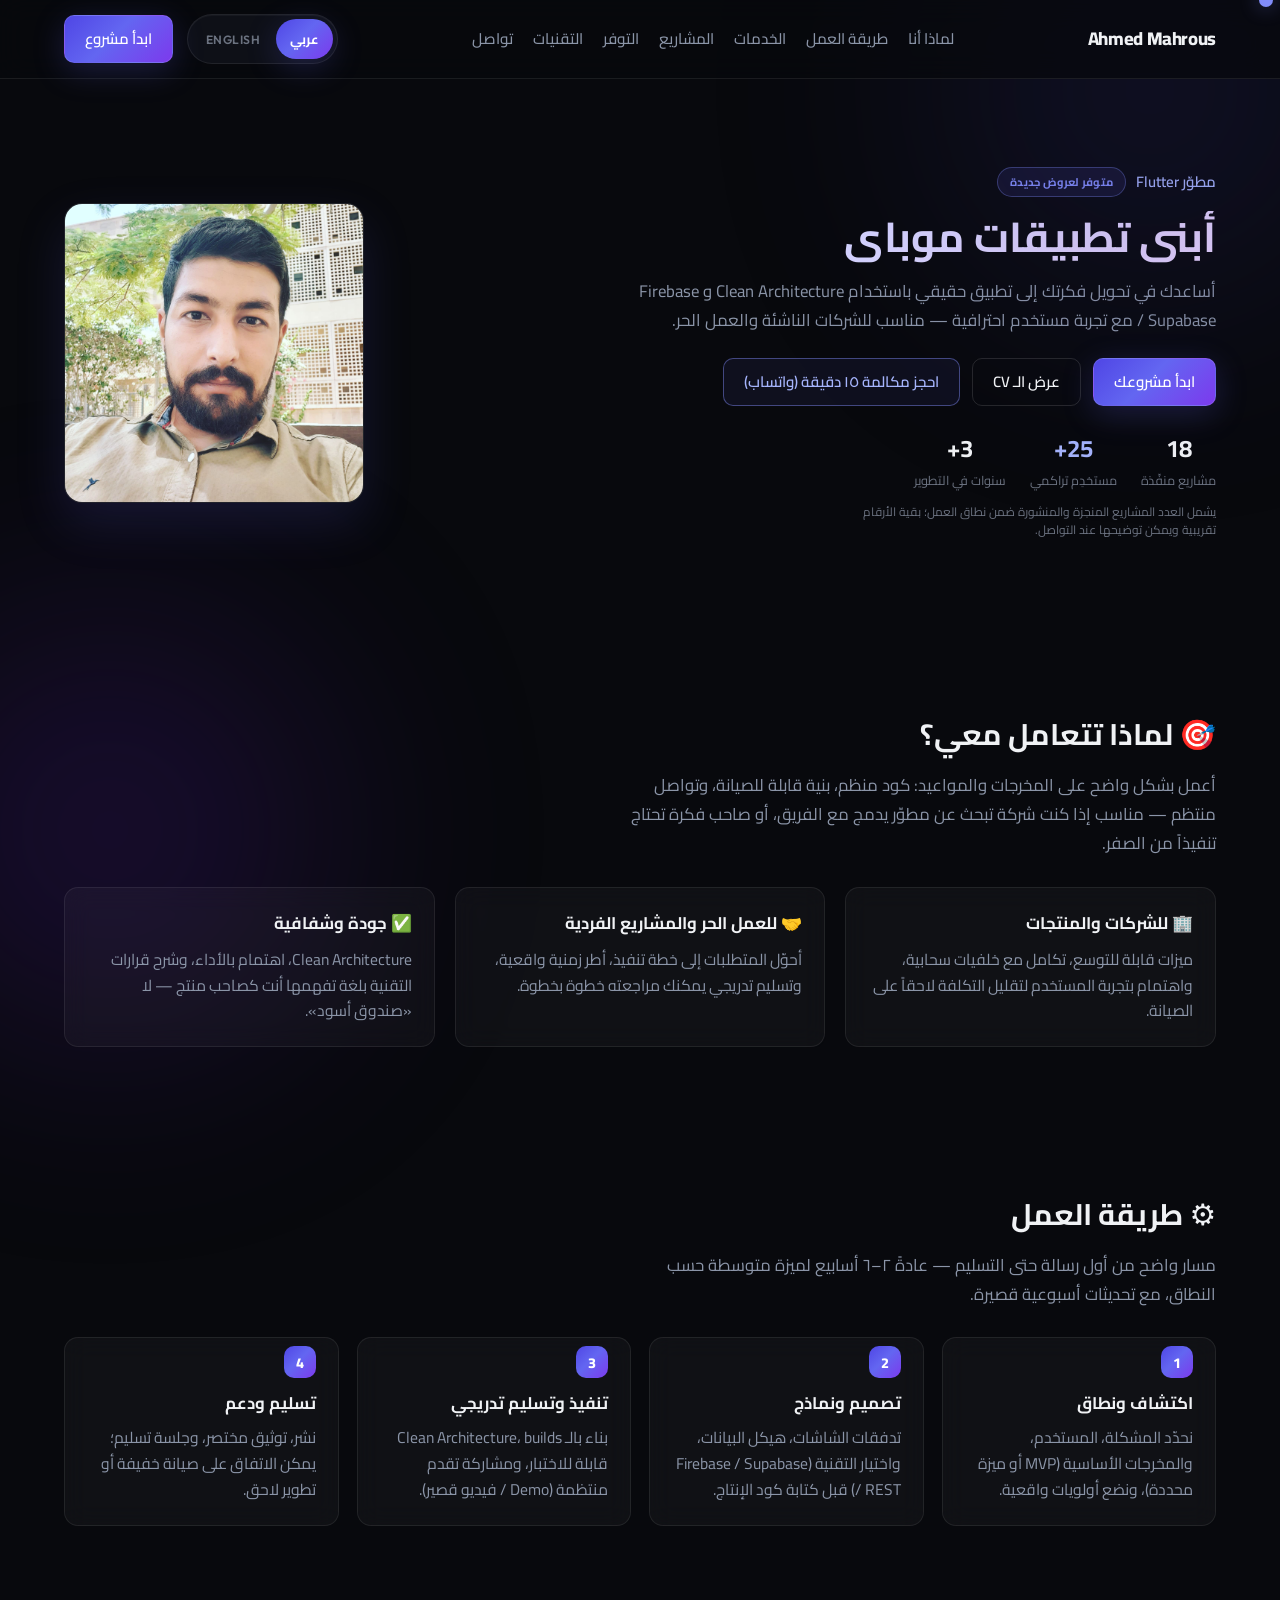
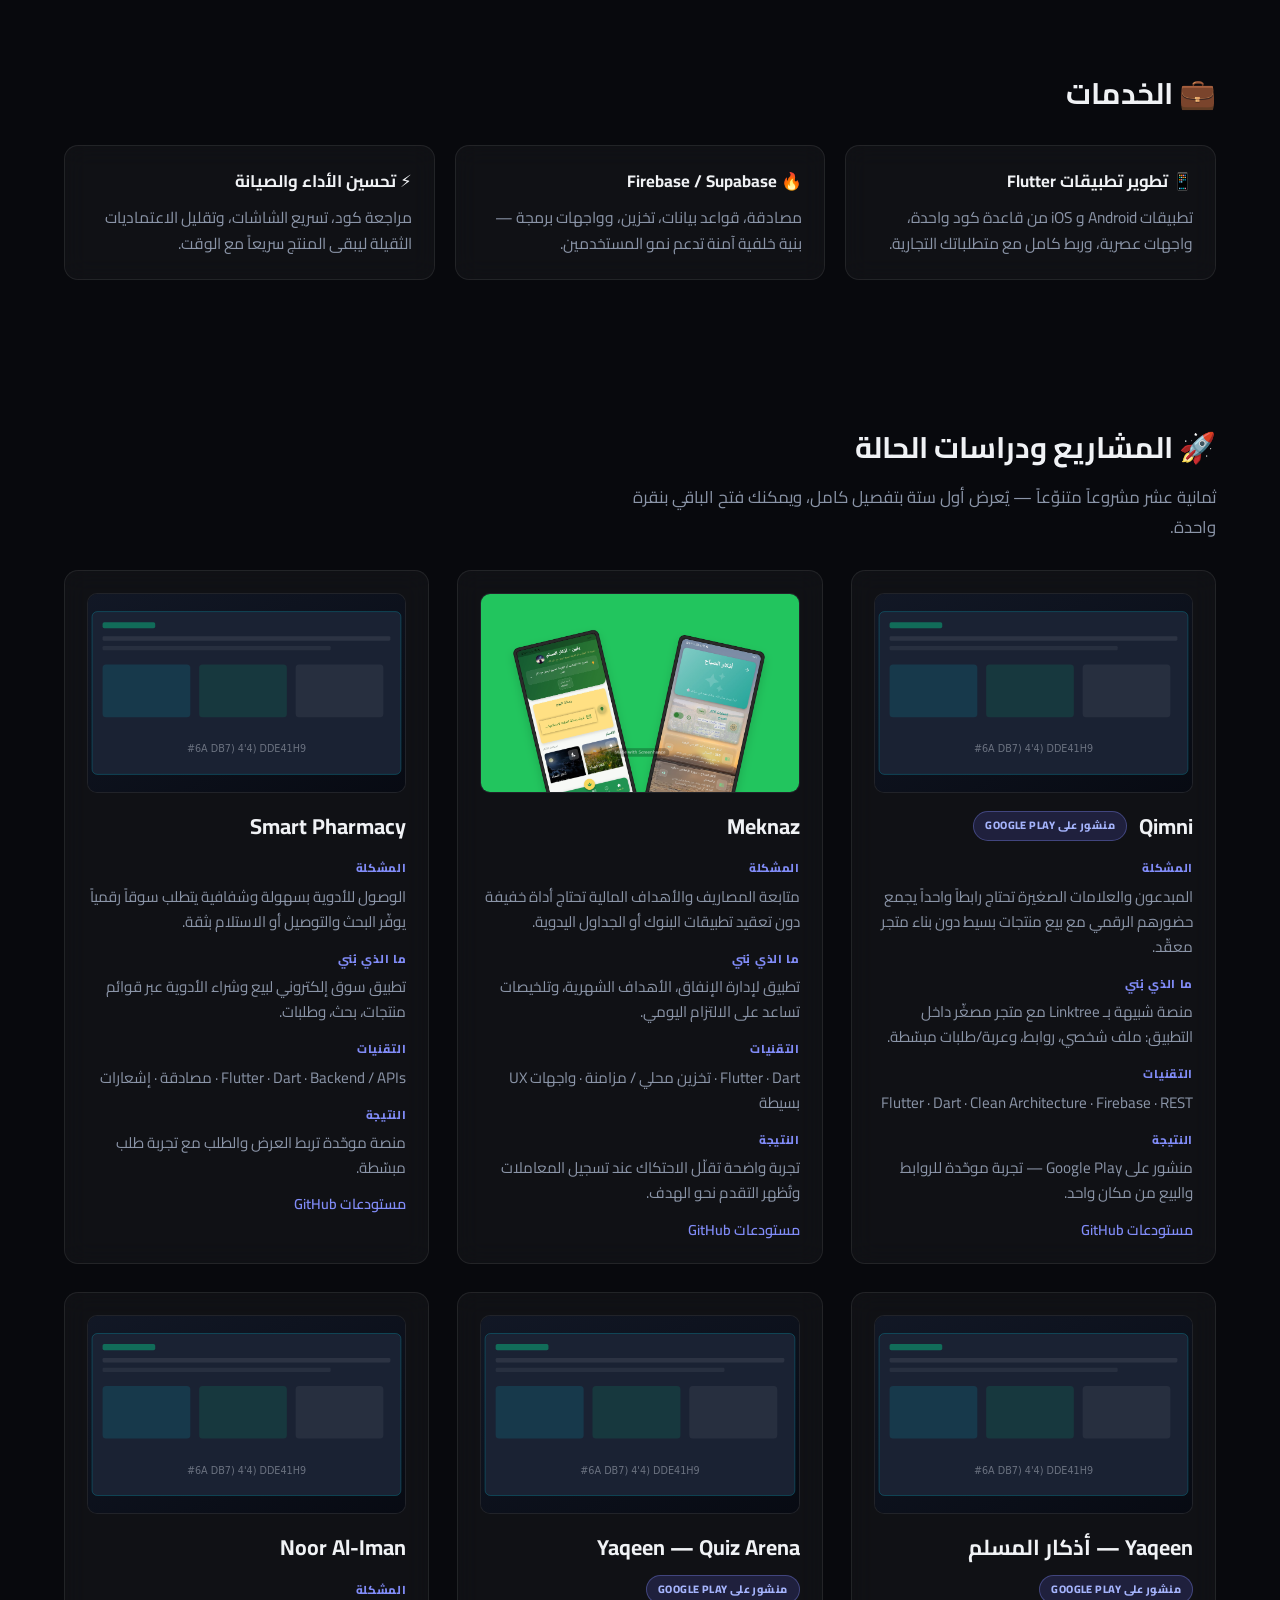
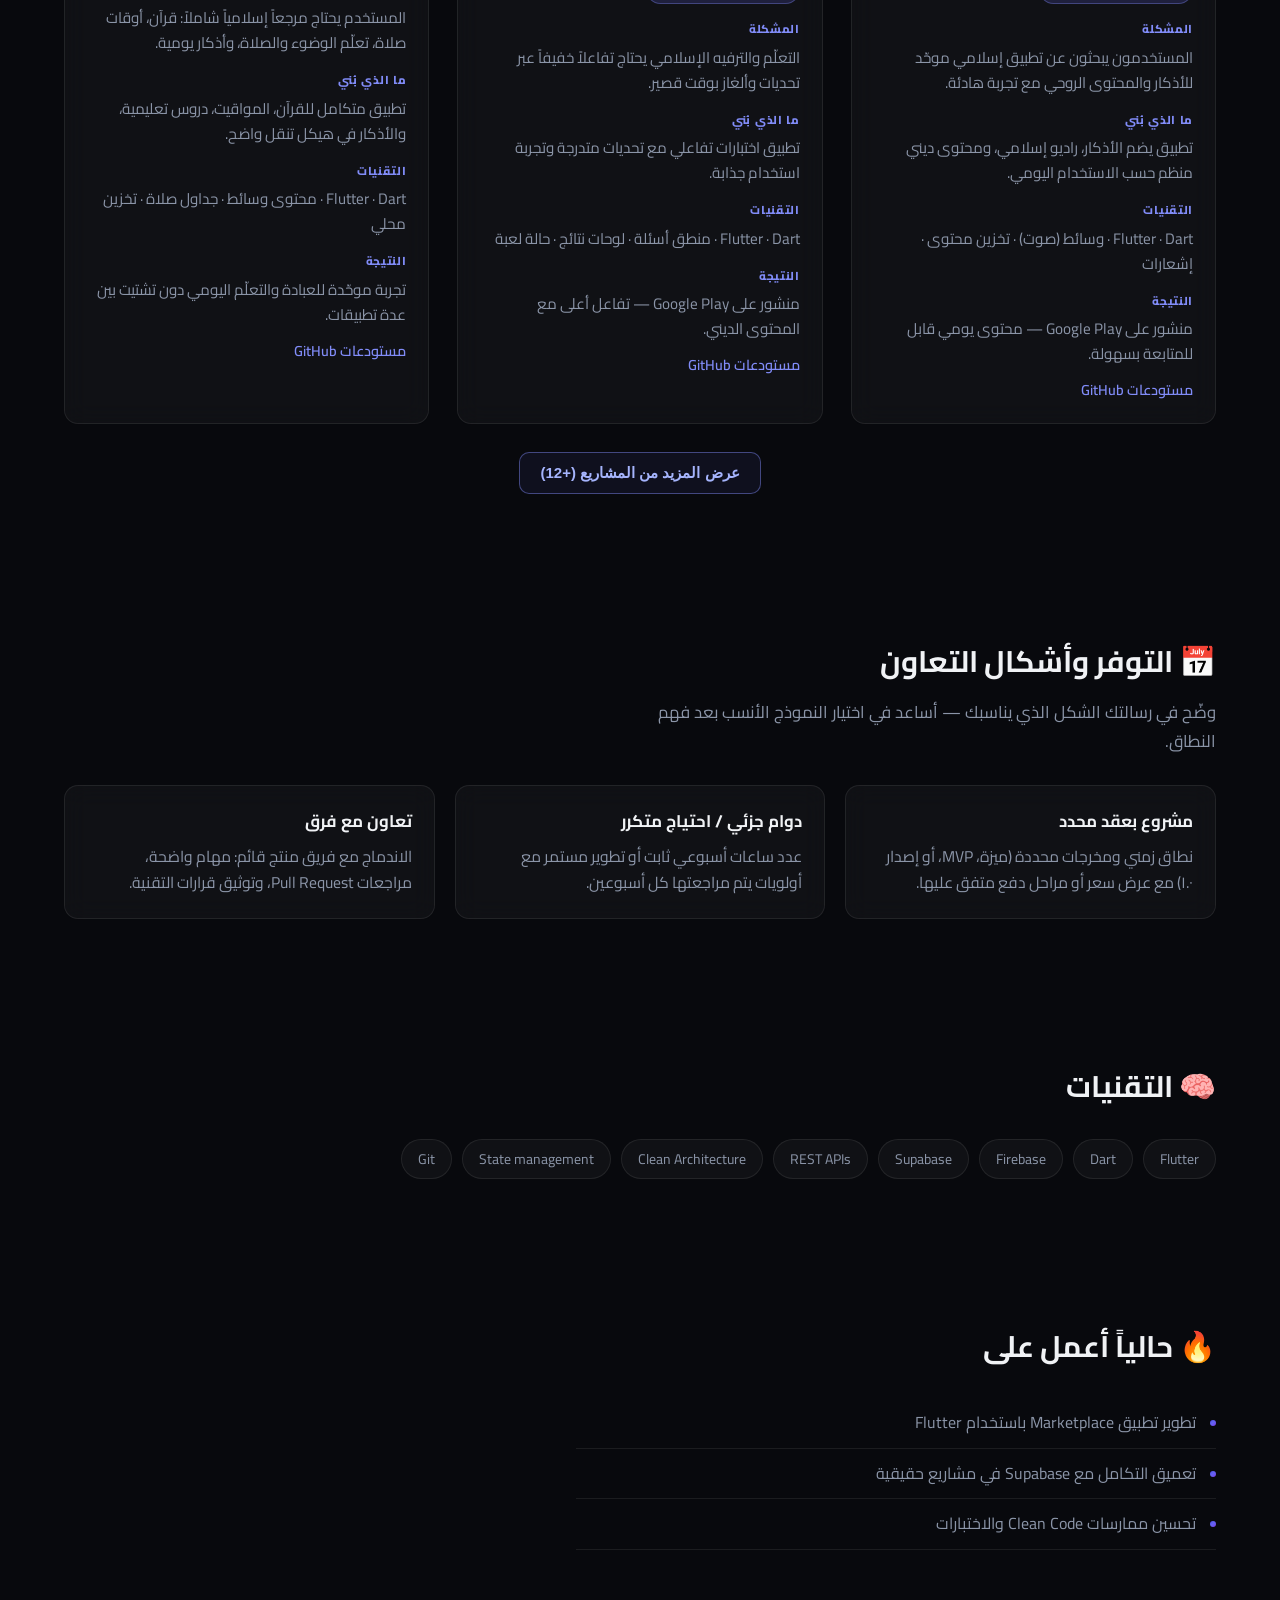
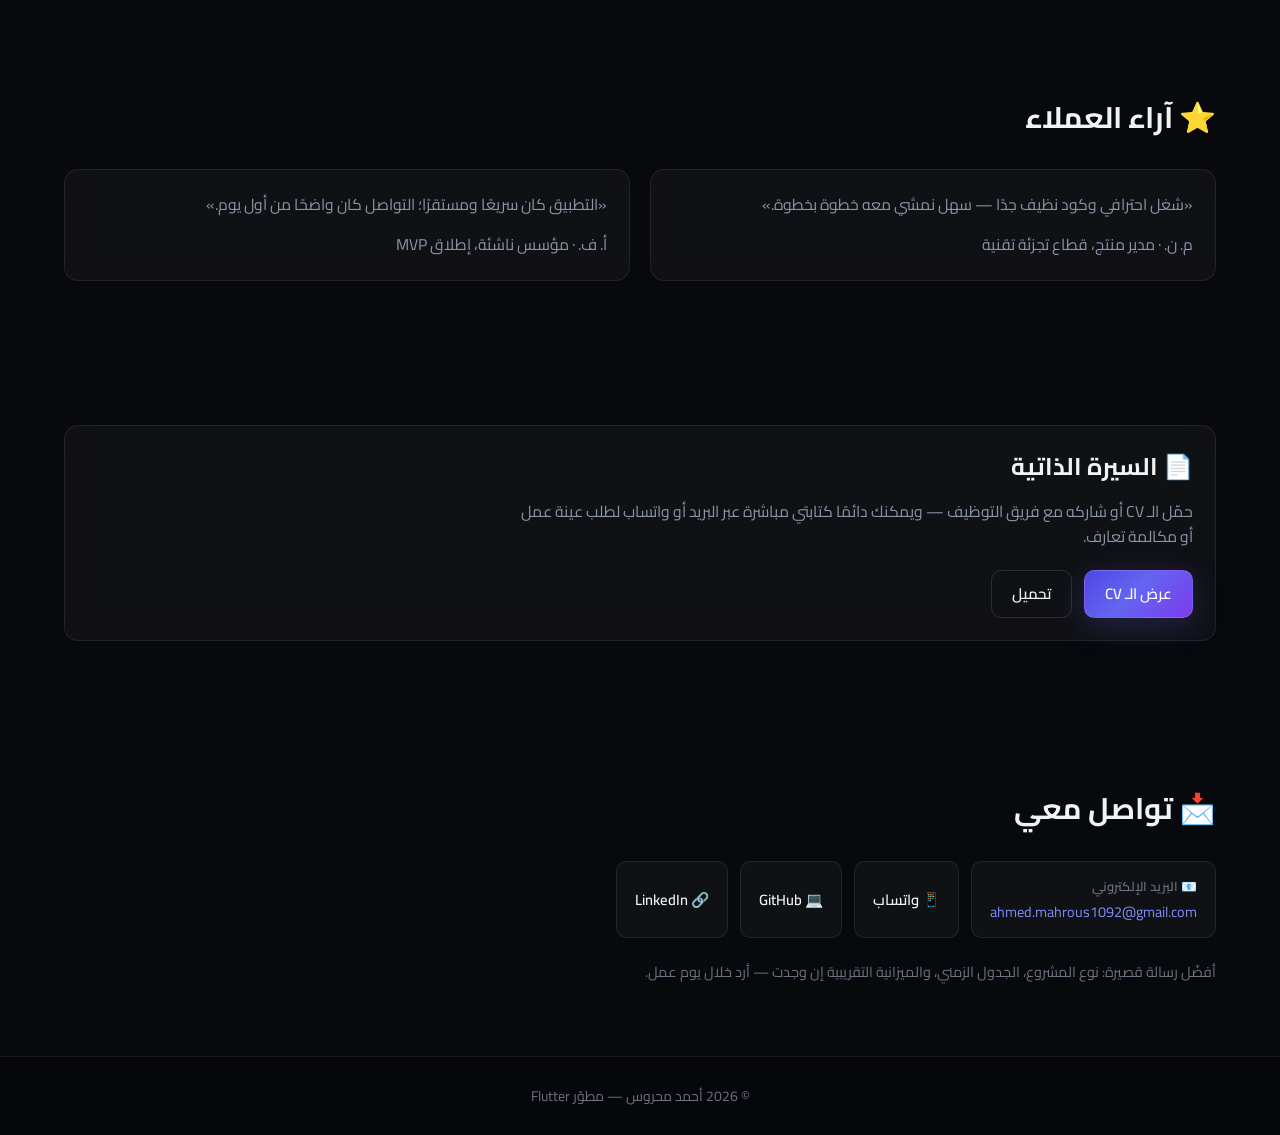
<file: index.html>
<!DOCTYPE html>
<html lang="ar" dir="rtl">
<head>
  <meta charset="UTF-8">
  <meta name="viewport" content="width=device-width, initial-scale=1.0">

  <meta id="meta-description" name="description" content="أحمد محروس — مطوّر Flutter. تطبيقات موبايل احترافية، Clean Architecture، Firebase وSupabase. متاح للشركات والعمل الحر.">
  <meta name="keywords" content="Flutter, مطور تطبيقات, Ahmed Mahrous, موبايل, Firebase, Supabase, فريلانس">
  <meta name="author" content="Ahmed Mahrous">
  <meta name="theme-color" content="#08090d">
  <link rel="canonical" href="https://ahmedmahrous0023.github.io/">

  <meta id="meta-og-title" property="og:title" content="أحمد محروس | مطوّر Flutter">
  <meta id="meta-og-desc" property="og:description" content="أبني منتجات موبايل جاهزة للإنتاج — للشركات الناشئة والعملاء الأفراد.">
  <meta property="og:type" content="website">
  <meta property="og:url" content="https://ahmedmahrous0023.github.io/">
  <meta id="meta-og-locale" property="og:locale" content="ar_EG">
  <meta property="og:image" content="https://ahmedmahrous0023.github.io/assets/projects/qimni/1.png">

  <meta name="twitter:card" content="summary_large_image">
  <meta id="meta-tw-title" name="twitter:title" content="أحمد محروس | مطوّر Flutter">
  <meta id="meta-tw-desc" name="twitter:description" content="تطبيقات Flutter احترافية — تواصل لبدء مشروعك.">

  <title>أحمد محروس | مطوّر Flutter — Portfolio</title>

  <link rel="icon" href="assets/favicon.svg" type="image/svg+xml">
  <link rel="apple-touch-icon" href="assets/favicon.svg">

  <script type="application/ld+json">
  {
    "@context": "https://schema.org",
    "@type": "Person",
    "name": "Ahmed Mahrous",
    "jobTitle": "Flutter Developer",
    "email": "ahmed.mahrous1092@gmail.com",
    "url": "https://ahmedmahrous0023.github.io/",
    "sameAs": [
      "https://github.com/ahmedmahrous0023"
    ],
    "knowsAbout": ["Flutter", "Dart", "Firebase", "Supabase", "Mobile Development"]
  }
  </script>

  <link rel="preconnect" href="https://fonts.googleapis.com">
  <link rel="preconnect" href="https://fonts.gstatic.com" crossorigin>
  <link href="https://fonts.googleapis.com/css2?family=Cairo:wght@500;600;700;800&family=Outfit:wght@400;500;600;700&display=swap" rel="stylesheet">

  <link rel="preload" href="assets/photo.jpg" as="image" fetchpriority="high">

  <link rel="stylesheet" href="css/style.css">
</head>

<body>

  <a class="skip-link" href="#main-content" data-i18n="skipLink">تخطّي إلى المحتوى</a>

  <div id="loader" class="loader" role="status" aria-live="polite" data-i18n="loaderText">جاري التحميل…</div>

  <div class="noise" aria-hidden="true"></div>
  <div class="orb orb-a" aria-hidden="true"></div>
  <div class="orb orb-b" aria-hidden="true"></div>

  <div class="custom-cursor" id="cursor" aria-hidden="true"></div>

  <header class="topbar">
    <div class="shell topbar__inner">
      <a class="brand" href="#main-content">Ahmed Mahrous</a>

      <nav id="site-nav" class="nav" aria-label="التنقل الرئيسي">
        <a href="#about" data-i18n="navAbout">لماذا أنا</a>
        <a href="#process" data-i18n="navProcess">طريقة العمل</a>
        <a href="#services" data-i18n="navServices">الخدمات</a>
        <a href="#work" data-i18n="navWork">المشاريع</a>
        <a href="#availability" data-i18n="navAvailability">التوفر</a>
        <a href="#stack" data-i18n="navStack">التقنيات</a>
        <a href="#contact" data-i18n="navContact">تواصل</a>
      </nav>

      <div class="topbar__actions">
        <div class="lang" role="group" aria-label="اللغة">
          <button type="button" id="lang-ar" class="lang__btn" aria-pressed="true" aria-label="العربية — مفعّلة">عربي</button>
          <button type="button" id="lang-en" class="lang__btn" aria-pressed="false" aria-label="Switch to English">English</button>
        </div>
        <a class="btn btn--primary topbar__cta" href="#contact" data-i18n="ctaStart">ابدأ مشروع</a>
      </div>

      <button type="button" class="menu-toggle" id="menu-toggle" aria-controls="site-nav" aria-expanded="false" aria-label="القائمة">
        <span class="menu-toggle__bar"></span>
        <span class="menu-toggle__bar"></span>
        <span class="menu-toggle__bar"></span>
      </button>
    </div>
  </header>

  <main id="main-content" tabindex="-1">

    <section class="hero shell" id="top">
      <div class="hero__grid">

        <div class="hero__copy">
          <p class="eyebrow">
            <span data-i18n="eyebrowRole">مطوّر Flutter</span>
            <span class="eyebrow__badge" data-i18n="badgeAvail">متوفر لعروض جديدة</span>
          </p>

          <h1 class="hero__title"><span id="typing"></span></h1>

          <p class="hero__lead prose" data-i18n="heroLead">
            أساعدك في تحويل فكرتك إلى تطبيق حقيقي باستخدام Clean Architecture و Firebase / Supabase مع تجربة مستخدم احترافية — مناسب للشركات الناشئة والعمل الحر.
          </p>

          <div class="hero__cta">
            <a class="btn btn--primary" href="#contact" data-i18n="ctaProject">ابدأ مشروعك</a>
            <a class="btn btn--ghost" href="assets/Ahmed_Mahrous_CV.pdf" target="_blank" rel="noopener" data-i18n="cvView">عرض الـ CV</a>
            <a class="btn btn--secondary" id="cta-call" href="https://wa.me/201114009880" target="_blank" rel="noopener noreferrer" data-i18n="ctaCall15">احجز مكالمة ١٥ دقيقة</a>
          </div>

          <div class="hero__metrics" aria-describedby="metrics-note">
            <div class="metric">
              <strong class="metric__num"><span class="counter" data-target="18">0</span></strong>
              <span class="metric__label" data-i18n="metricApps">مشاريع منفّذة</span>
            </div>
            <div class="metric">
              <strong class="metric__num metric__num--static" data-i18n="metricUsersValue">1K+</strong>
              <span class="metric__label" data-i18n="metricUsersCum">مستخدِم تراكمي</span>
            </div>
            <div class="metric">
              <strong class="metric__num"><span class="counter" data-target="3">0</span>+</strong>
              <span class="metric__label" data-i18n="metricYears">سنوات في التطوير</span>
            </div>
          </div>
          <p class="metrics-footnote" id="metrics-note" data-i18n="metricsFootnote">الأرقام تعكس التطبيقات المنشورة والتقريبات المعتمدة على الإحصاءات الداخلية للمنتجات.</p>

        </div>

        <div class="hero__visual">
          <div class="hero__frame">
            <img class="hero__photo" src="assets/photo.jpg" alt="أحمد محروس — مطوّر Flutter" width="640" height="640" fetchpriority="high" data-i18n-alt="photoAlt"
                 onerror="this.onerror=null;this.src='assets/photo-placeholder.svg'">
          </div>
        </div>

      </div>
    </section>

    <section id="about" class="section shell">
      <h2 class="section__title hidden" data-i18n="aboutTitle">🎯 لماذا تتعامل معي؟</h2>
      <p class="section__lead hidden prose" data-i18n="aboutLead">
        أعمل بشكل واضح على المخرجات والمواعيد: كود منظم، بنية قابلة للصيانة، وتواصل منتظم — مناسب إذا كنت شركة تبحث عن مطوّر يدمج مع الفريق، أو صاحب فكرة تحتاج تنفيذاً من الصفر.
      </p>

      <div class="grid about-grid">
        <div class="card hidden about-card">
          <h3 data-i18n="aboutCard1Title">🏢 للشركات والمنتجات</h3>
          <p class="prose" data-i18n="aboutCard1Text">ميزات قابلة للتوسع، تكامل مع خلفيات سحابية، واهتمام بتجربة المستخدم لتقليل التكلفة لاحقاً على الصيانة.</p>
        </div>
        <div class="card hidden about-card">
          <h3 data-i18n="aboutCard2Title">🤝 للعمل الحر والمشاريع الفردية</h3>
          <p class="prose" data-i18n="aboutCard2Text">أحوّل المتطلبات إلى خطة تنفيذ، أطر زمنية واقعية، وتسليم تدريجي يمكنك مراجعته خطوة بخطوة.</p>
        </div>
        <div class="card hidden about-card">
          <h3 data-i18n="aboutCard3Title">✅ جودة وشفافية</h3>
          <p class="prose" data-i18n="aboutCard3Text">Clean Architecture، اهتمام بالأداء، وشرح قرارات التقنية بلغة تفهمها أنت كصاحب منتج — لا «صندوق أسود».</p>
        </div>
      </div>
    </section>

    <section id="process" class="section shell">
      <h2 class="section__title hidden" data-i18n="processTitle">⚙️ طريقة العمل</h2>
      <p class="section__lead hidden prose" data-i18n="processLead">مسار واضح من أول رسالة حتى التسليم — عادةً ٢–٦ أسابيع لميزة متوسطة حسب النطاق، مع تحديثات أسبوعية قصيرة.</p>

      <ol class="process-timeline hidden">
        <li class="process-step card">
          <span class="process-step__n">1</span>
          <h3 data-i18n="process1Title">اكتشاف ونطاق</h3>
          <p class="prose" data-i18n="process1Text">نحدّد المشكلة، المستخدم، والمخرجات الأساسية (MVP أو ميزة محددة)، ونضع أولويات واقعية.</p>
        </li>
        <li class="process-step card">
          <span class="process-step__n">2</span>
          <h3 data-i18n="process2Title">تصميم ونماذج</h3>
          <p class="prose" data-i18n="process2Text">تدفقات الشاشات، هيكل البيانات، واختيار التقنية (Firebase / Supabase / REST) قبل كتابة كود الإنتاج.</p>
        </li>
        <li class="process-step card">
          <span class="process-step__n">3</span>
          <h3 data-i18n="process3Title">تنفيذ وتسليم تدريجي</h3>
          <p class="prose" data-i18n="process3Text">بناء بالـ Clean Architecture، builds قابلة للاختبار، ومشاركة تقدم منتظمة (Demo / فيديو قصير).</p>
        </li>
        <li class="process-step card">
          <span class="process-step__n">4</span>
          <h3 data-i18n="process4Title">تسليم ودعم</h3>
          <p class="prose" data-i18n="process4Text">نشر، توثيق مختصر، وجلسة تسليم؛ يمكن الاتفاق على صيانة خفيفة أو تطوير لاحق.</p>
        </li>
      </ol>
    </section>

    <section id="services" class="section shell">
      <h2 class="section__title hidden" data-i18n="servicesTitle">💼 الخدمات</h2>

      <div class="grid">
        <div class="card hidden">
          <h3 data-i18n="svc1Title">📱 تطوير تطبيقات Flutter</h3>
          <p class="prose" data-i18n="svc1Text">تطبيقات Android و iOS من قاعدة كود واحدة، واجهات عصرية، وربط كامل مع متطلباتك التجارية.</p>
        </div>

        <div class="card hidden">
          <h3 data-i18n="svc2Title">🔥 Firebase / Supabase</h3>
          <p class="prose" data-i18n="svc2Text">مصادقة، قواعد بيانات، تخزين، وواجهات برمجة — بنية خلفية آمنة تدعم نمو المستخدمين.</p>
        </div>

        <div class="card hidden">
          <h3 data-i18n="svc3Title">⚡ تحسين الأداء والصيانة</h3>
          <p class="prose" data-i18n="svc3Text">مراجعة كود، تسريع الشاشات، وتقليل الاعتماديات الثقيلة ليبقى المنتج سريعاً مع الوقت.</p>
        </div>
      </div>
    </section>

    <section id="work" class="section shell">
      <h2 class="section__title hidden" data-i18n="workTitle">🚀 المشاريع ودراسات الحالة</h2>
      <p class="section__lead hidden prose" data-i18n="workLead">ثمانية عشر مشروعاً متنوّعاً — يُعرض أول ستة بتفصيل كامل، ويمكنك فتح الباقي بنقرة واحدة.</p>

      <div id="projects-root" class="work" aria-live="polite"></div>

      <div class="projects-more">
        <button type="button" class="btn btn--secondary" id="projects-toggle" aria-expanded="false" aria-controls="projects-root" data-i18n="projectsShowMore">
          عرض المزيد من المشاريع
        </button>
      </div>
    </section>

    <section id="availability" class="section shell">
      <h2 class="section__title hidden" data-i18n="availTitle">📅 التوفر وأشكال التعاون</h2>
      <p class="section__lead hidden prose" data-i18n="availLead">وضّح في رسالتك الشكل الذي يناسبك — أساعد في اختيار النموذج الأنسب بعد فهم النطاق.</p>

      <div class="grid avail-grid">
        <div class="card hidden avail-card">
          <h3 data-i18n="avail1Title">مشروع بعقد محدد</h3>
          <p class="prose" data-i18n="avail1Text">نطاق زمني ومخرجات محددة (ميزة، MVP، أو إصدار ١.٠) مع عرض سعر أو مراحل دفع متفق عليها.</p>
        </div>
        <div class="card hidden avail-card">
          <h3 data-i18n="avail2Title">دوام جزئي / احتياج متكرر</h3>
          <p class="prose" data-i18n="avail2Text">عدد ساعات أسبوعي ثابت أو تطوير مستمر مع أولويات يتم مراجعتها كل أسبوعين.</p>
        </div>
        <div class="card hidden avail-card">
          <h3 data-i18n="avail3Title">تعاون مع فرق</h3>
          <p class="prose" data-i18n="avail3Text">الاندماج مع فريق منتج قائم: مهام واضحة، مراجعات Pull Request، وتوثيق قرارات التقنية.</p>
        </div>
      </div>
    </section>

    <section id="stack" class="section shell">
      <h2 class="section__title hidden" data-i18n="stackTitle">🧠 التقنيات</h2>
      <div class="stack hidden">
        <span>Flutter</span>
        <span>Dart</span>
        <span>Firebase</span>
        <span>Supabase</span>
        <span>REST APIs</span>
        <span>Clean Architecture</span>
        <span>State management</span>
        <span>Git</span>
      </div>
    </section>

    <section class="section shell">
      <h2 class="section__title hidden" data-i18n="nowTitle">🔥 حالياً أعمل على</h2>

      <ul class="now-list hidden">
        <li data-i18n="now1">تطوير تطبيق Marketplace باستخدام Flutter</li>
        <li data-i18n="now2">تعميق التكامل مع Supabase في مشاريع حقيقية</li>
        <li data-i18n="now3">تحسين ممارسات Clean Code والاختبارات</li>
      </ul>
    </section>

    <section class="section shell">
      <h2 class="section__title hidden" data-i18n="testimonialTitle">⭐ آراء العملاء</h2>

      <div class="grid">
        <div class="card hidden testimonial">
          <p class="testimonial__quote" data-i18n="t1Quote">«شغل احترافي وكود نظيف جدًا — سهل نمشي معه خطوة بخطوة.»</p>
          <p class="testimonial__meta" data-i18n="t1Meta">م. ن. · مدير منتج، قطاع تجزئة تقنية</p>
        </div>
        <div class="card hidden testimonial">
          <p class="testimonial__quote" data-i18n="t2Quote">«التطبيق كان سريعًا ومستقرًا؛ التواصل كان واضحًا من أول يوم.»</p>
          <p class="testimonial__meta" data-i18n="t2Meta">أ. ف. · مؤسس ناشئة، إطلاق MVP</p>
        </div>
      </div>
    </section>

    <section class="section shell">
      <div class="card hidden cta-panel">
        <h2 data-i18n="cvSectionTitle">📄 السيرة الذاتية</h2>
        <p class="prose" data-i18n="cvSectionLead">حمّل الـ CV أو شاركه مع فريق التوظيف — ويمكنك دائمًا كتابتي مباشرة عبر البريد أو واتساب لطلب عينة عمل أو مكالمة تعارف.</p>

        <div class="cta-panel__btns">
          <a class="btn btn--primary" href="assets/Ahmed_Mahrous_CV.pdf" target="_blank" rel="noopener" data-i18n="cvView">عرض الـ CV</a>
          <a class="btn btn--ghost" href="assets/Ahmed_Mahrous_CV.pdf" download data-i18n="cvDownload">تحميل</a>
        </div>
      </div>
    </section>

    <section id="contact" class="section shell">
      <h2 class="section__title hidden" data-i18n="contactHeading">📩 تواصل معي</h2>

      <div class="contact hidden">
        <a class="contact__link" href="mailto:ahmed.mahrous1092@gmail.com">
          <span class="contact__label" data-i18n="contactEmail">📧 البريد الإلكتروني</span>
          <span class="contact__value">ahmed.mahrous1092@gmail.com</span>
        </a>
        <a class="contact__link contact__link--simple" href="https://wa.me/201114009880" target="_blank" rel="noopener noreferrer" data-i18n="contactWa">📱 واتساب</a>
        <a class="contact__link contact__link--simple" href="https://github.com/ahmedmahrous0023" target="_blank" rel="noopener noreferrer" data-i18n="contactGh">💻 GitHub</a>
        <a class="contact__link contact__link--simple" href="https://www.linkedin.com/in/ahmedmahrous0023" target="_blank" rel="noopener noreferrer" data-i18n="contactLi">🔗 LinkedIn</a>
      </div>
      <p class="contact__hint hidden prose" data-i18n="contactHint">أفضّل رسالة قصيرة: نوع المشروع، الجدول الزمني، والميزانية التقريبية إن وجدت — أرد خلال يوم عمل.</p>
    </section>

  </main>

  <footer class="footer">
    <p data-i18n="footerCopy">© 2026 أحمد محروس — مطوّر Flutter</p>
  </footer>

  <script src="js/projects-data.js" defer></script>
  <script src="js/site.js" defer></script>
</body>
</html>
</file>
<file: css/style.css>
/* ================= DESIGN TOKENS ================= */
:root {
  --color-bg: #08090d;
  --color-bg-elevated: #0e1017;
  --color-surface: rgba(255, 255, 255, 0.035);
  --color-surface-hover: rgba(255, 255, 255, 0.055);
  --color-border: rgba(255, 255, 255, 0.08);
  --color-border-strong: rgba(255, 255, 255, 0.12);
  --color-text: #f0f2f5;
  --color-text-muted: #8b95a8;
  --color-text-soft: #6b7280;
  --color-accent: #6366f1;
  --color-accent-mid: #818cf8;
  --color-accent-soft: #a5b4fc;
  --color-accent-2: #7c3aed;
  --gradient-primary: linear-gradient(135deg, #4f46e5 0%, #6366f1 45%, #7c3aed 100%);
  --gradient-text: linear-gradient(135deg, #c7d2fe 0%, #e9d5ff 100%);
  --gradient-orb-a: #312e81;
  --gradient-orb-b: #5b21b6;
  --shadow-glow: 0 8px 32px rgba(99, 102, 241, 0.22);
  --radius-sm: 10px;
  --radius-md: 14px;
  --radius-lg: 18px;
  --radius-pill: 999px;
  --font-ar: "Cairo", system-ui, sans-serif;
  --font-en: "Outfit", "Cairo", system-ui, sans-serif;
}

html[lang="en"] body {
  font-family: var(--font-en);
}

/* ================= RESET ================= */
* {
  margin: 0;
  padding: 0;
  box-sizing: border-box;
}

html {
  scroll-behavior: smooth;
}

.skip-link {
  position: absolute;
  top: -100px;
  left: 12px;
  z-index: 10000;
  padding: 10px 16px;
  background: var(--gradient-primary);
  color: #fff;
  font-weight: 700;
  font-size: 0.9rem;
  border-radius: var(--radius-sm);
  text-decoration: none;
  transition: top 0.2s ease;
}

.skip-link:focus {
  top: 12px;
  outline: 2px solid #fff;
  outline-offset: 2px;
}

body {
  font-family: var(--font-ar);
  background: var(--color-bg);
  color: var(--color-text);
  line-height: 1.6;
  overflow-x: hidden;
  cursor: default;
}

.prose {
  max-width: 65ch;
}

.section .prose.section__lead,
.hero .prose.hero__lead {
  max-width: 65ch;
}

.hero .prose.hero__lead {
  margin-inline: 0;
}

@media (hover: hover) and (pointer: fine) {
  body {
    cursor: none;
  }
}

/* ================= CONTAINER ================= */
.shell {
  width: 90%;
  max-width: 1200px;
  margin: auto;
}

/* ================= BACKGROUND ================= */
.noise {
  position: fixed;
  inset: 0;
  background: url("https://grainy-gradients.vercel.app/noise.svg");
  opacity: 0.04;
  pointer-events: none;
}

.orb {
  position: fixed;
  width: 420px;
  height: 420px;
  border-radius: 50%;
  filter: blur(128px);
  opacity: 0.22;
  transition: transform 0.2s ease-out;
}

.orb-a {
  background: var(--gradient-orb-a);
  top: -120px;
  right: -80px;
}

.orb-b {
  background: var(--gradient-orb-b);
  bottom: -140px;
  left: -100px;
}

/* ================= HEADER ================= */
.topbar {
  position: sticky;
  top: 0;
  backdrop-filter: blur(14px);
  -webkit-backdrop-filter: blur(14px);
  background: rgba(8, 9, 13, 0.72);
  border-bottom: 1px solid var(--color-border);
  z-index: 100;
}

.topbar__inner {
  display: flex;
  justify-content: space-between;
  align-items: center;
  padding: 14px 0;
  gap: 16px;
  position: relative;
}

.brand {
  font-weight: 800;
  font-size: 1.15rem;
  letter-spacing: -0.02em;
  color: var(--color-text);
  text-decoration: none;
  z-index: 220;
}

.nav {
  display: flex;
  flex-wrap: wrap;
  align-items: center;
  justify-content: center;
  gap: 4px;
}

.nav a {
  margin: 0 8px;
  color: var(--color-text-muted);
  text-decoration: none;
  font-weight: 500;
  font-size: 0.95rem;
  transition: color 0.2s ease;
}

.nav a:hover {
  color: var(--color-text);
}

@media (max-width: 1100px) {
  .nav a {
    font-size: 0.82rem;
    margin: 0 5px;
  }
}

.topbar__actions {
  display: flex;
  align-items: center;
  gap: 14px;
  flex-shrink: 0;
}

/* ----- Language switch (segmented control) ----- */
.lang {
  display: inline-flex;
  position: relative;
  padding: 4px;
  background: var(--color-bg-elevated);
  border: 1px solid var(--color-border);
  border-radius: var(--radius-pill);
  gap: 2px;
  box-shadow: inset 0 1px 0 rgba(255, 255, 255, 0.04);
}

.lang__btn {
  position: relative;
  z-index: 1;
  font-family: var(--font-en);
  font-size: 0.75rem;
  font-weight: 600;
  letter-spacing: 0.04em;
  text-transform: uppercase;
  padding: 8px 14px;
  min-height: 36px;
  border: none;
  border-radius: var(--radius-pill);
  background: transparent;
  color: var(--color-text-soft);
  cursor: pointer;
  transition: color 0.2s ease, background 0.22s ease, box-shadow 0.22s ease;
}

.lang__btn:hover {
  color: var(--color-text-muted);
}

.lang__btn[aria-pressed="true"] {
  background: var(--gradient-primary);
  color: #fff;
  box-shadow: var(--shadow-glow);
}

.lang__btn#lang-ar {
  font-family: var(--font-ar);
  font-size: 0.8125rem;
  font-weight: 700;
  letter-spacing: 0;
  text-transform: none;
}

.lang__btn#lang-en {
  font-family: var(--font-en);
}

.menu-toggle {
  display: none;
  flex-direction: column;
  justify-content: center;
  gap: 5px;
  width: 44px;
  height: 44px;
  padding: 0;
  border: 1px solid var(--color-border);
  border-radius: var(--radius-sm);
  background: var(--color-surface);
  cursor: pointer;
  z-index: 220;
  transition: background 0.2s ease, border-color 0.2s ease;
}

.menu-toggle:hover {
  background: var(--color-surface-hover);
  border-color: var(--color-border-strong);
}

.menu-toggle__bar {
  display: block;
  width: 20px;
  height: 2px;
  margin: 0 auto;
  background: var(--color-text-muted);
  border-radius: 1px;
  transition: transform 0.25s ease, opacity 0.2s;
}

.menu-toggle[aria-expanded="true"] .menu-toggle__bar:nth-child(1) {
  transform: translateY(7px) rotate(45deg);
}

.menu-toggle[aria-expanded="true"] .menu-toggle__bar:nth-child(2) {
  opacity: 0;
}

.menu-toggle[aria-expanded="true"] .menu-toggle__bar:nth-child(3) {
  transform: translateY(-7px) rotate(-45deg);
}

/* ================= BUTTONS ================= */
.btn {
  padding: 11px 20px;
  border-radius: var(--radius-sm);
  text-decoration: none;
  transition: transform 0.2s ease, box-shadow 0.2s ease, background 0.2s ease, border-color 0.2s ease, color 0.2s ease;
  display: inline-block;
  position: relative;
  font-weight: 600;
  font-size: 0.9375rem;
}

.btn--primary {
  background: var(--gradient-primary);
  color: #fff;
  box-shadow: var(--shadow-glow);
  border: 1px solid rgba(255, 255, 255, 0.12);
}

.btn--primary:hover {
  transform: translateY(-2px);
  box-shadow: 0 12px 40px rgba(99, 102, 241, 0.35);
}

.btn--ghost {
  border: 1px solid var(--color-border-strong);
  color: var(--color-text);
  background: transparent;
}

.btn--ghost:hover {
  background: var(--color-surface-hover);
  border-color: var(--color-accent-mid);
  color: var(--color-text);
}

.btn--secondary {
  border: 1px solid rgba(129, 140, 248, 0.45);
  color: var(--color-accent-soft);
  background: rgba(99, 102, 241, 0.08);
}

.btn--secondary:hover {
  background: rgba(99, 102, 241, 0.18);
  border-color: var(--color-accent-mid);
  color: #fff;
  transform: translateY(-2px);
}

/* ================= HERO ================= */
.hero {
  padding: 88px 0 100px;
}

.hero__grid {
  display: flex;
  align-items: center;
  justify-content: space-between;
  gap: 48px;
}

.hero__title {
  font-size: clamp(1.65rem, 4vw, 2.6rem);
  margin: 14px 0;
  min-height: 3.2rem;
  line-height: 1.25;
  background: var(--gradient-text);
  -webkit-background-clip: text;
  background-clip: text;
  color: transparent;
}

.eyebrow {
  display: flex;
  flex-wrap: wrap;
  align-items: center;
  gap: 10px;
  color: var(--color-accent-soft);
  font-weight: 600;
  font-size: 0.9375rem;
}

.eyebrow__badge {
  font-size: 0.7rem;
  font-weight: 700;
  letter-spacing: 0.02em;
  padding: 5px 12px;
  border-radius: var(--radius-pill);
  background: rgba(99, 102, 241, 0.12);
  color: var(--color-accent-mid);
  border: 1px solid rgba(129, 140, 248, 0.35);
}

.hero__lead {
  color: var(--color-text-muted);
  margin-bottom: 22px;
  max-width: 38rem;
  font-size: 1.05rem;
  line-height: 1.75;
}

.hero__cta {
  display: flex;
  flex-wrap: wrap;
  gap: 12px;
  align-items: center;
}

.hero__metrics {
  display: flex;
  gap: 24px;
  margin-top: 24px;
}

.metric {
  text-align: center;
}

.metric__num {
  font-size: 1.5rem;
  display: block;
  color: var(--color-text);
  font-variant-numeric: tabular-nums;
}

.metric__num--static {
  color: var(--color-accent-soft);
}

.metric__label {
  font-size: 0.8rem;
  color: var(--color-text-soft);
  display: block;
  margin-top: 4px;
  max-width: 10rem;
  margin-inline: auto;
  line-height: 1.35;
}

.metrics-footnote {
  margin-top: 14px;
  font-size: 0.75rem;
  line-height: 1.5;
  color: var(--color-text-soft);
  max-width: 52ch;
}

/* ----- Profile photo: fixed ratio, no stretch ----- */
.hero__visual {
  flex-shrink: 0;
}

.hero__frame {
  width: min(300px, 88vw);
  aspect-ratio: 1;
  border-radius: var(--radius-lg);
  overflow: hidden;
  border: 1px solid var(--color-border);
  background: var(--color-bg-elevated);
  box-shadow: 0 20px 50px rgba(99, 102, 241, 0.15), 0 0 0 1px rgba(255, 255, 255, 0.04) inset;
}

.hero__photo {
  display: block;
  width: 100%;
  height: 100%;
  object-fit: cover;
  object-position: center 18%;
}

/* ================= SECTIONS ================= */
.section {
  padding: 72px 0;
}

.section__title {
  font-size: clamp(1.35rem, 3vw, 1.85rem);
  margin-bottom: 28px;
  font-weight: 700;
  color: var(--color-text);
}

.section__lead {
  color: var(--color-text-muted);
  max-width: 48rem;
  margin: -16px 0 28px;
  font-size: 1.05rem;
  line-height: 1.75;
}

.now-list {
  list-style: none;
  padding: 0;
  max-width: 40rem;
}

.now-list li {
  position: relative;
  padding: 12px 0 12px 1.25rem;
  border-bottom: 1px solid var(--color-border);
  color: var(--color-text-muted);
}

html[dir="rtl"] .now-list li {
  padding-left: 0;
  padding-right: 1.25rem;
}

.now-list li::before {
  content: "";
  position: absolute;
  top: 50%;
  width: 6px;
  height: 6px;
  border-radius: 50%;
  background: var(--gradient-primary);
  transform: translateY(-50%);
}

html[dir="rtl"] .now-list li::before {
  right: 0;
}

html[dir="ltr"] .now-list li::before {
  left: 0;
}

.testimonial__quote {
  font-size: 1.05rem;
  line-height: 1.7;
  color: #e5e7eb;
  margin-bottom: 14px;
}

.testimonial__meta {
  font-size: 0.85rem;
  color: var(--color-text-soft);
}

.cta-panel h2 {
  margin-bottom: 12px;
}

.cta-panel p {
  color: var(--color-text-muted);
  margin-bottom: 20px;
  max-width: 42rem;
  line-height: 1.75;
}

.cta-panel__btns {
  display: flex;
  flex-wrap: wrap;
  gap: 12px;
}

.contact__hint {
  margin-top: 22px;
  color: var(--color-text-soft);
  font-size: 0.9rem;
  max-width: 38rem;
  line-height: 1.65;
}

/* ================= CARDS ================= */
.card {
  background: var(--color-surface);
  border-radius: var(--radius-md);
  padding: 22px;
  backdrop-filter: blur(12px);
  -webkit-backdrop-filter: blur(12px);
  transition: transform 0.25s ease, background 0.25s ease, border-color 0.25s ease;
  border: 1px solid var(--color-border);
}

.card:hover {
  transform: translateY(-6px);
  background: var(--color-surface-hover);
  border-color: rgba(129, 140, 248, 0.2);
}

.card h3 {
  font-size: 1.05rem;
  margin-bottom: 10px;
  color: var(--color-text);
}

.card p {
  color: var(--color-text-muted);
  font-size: 0.98rem;
  line-height: 1.65;
}

/* ================= GRID ================= */
.grid {
  display: grid;
  grid-template-columns: repeat(auto-fit, minmax(250px, 1fr));
  gap: 20px;
}

/* ================= WORK ================= */
.work {
  display: grid;
  grid-template-columns: repeat(auto-fit, minmax(300px, 1fr));
  gap: 28px;
}

.work-thumb {
  aspect-ratio: 16 / 10;
  border-radius: var(--radius-sm);
  overflow: hidden;
  margin-bottom: 16px;
  background: var(--color-bg-elevated);
  border: 1px solid var(--color-border);
}

.work-thumb img {
  width: 100%;
  height: 100%;
  object-fit: cover;
  object-position: center top;
  display: block;
}

.work ul {
  margin: 10px 0;
  padding-right: 20px;
}

.work li {
  margin-bottom: 5px;
  color: var(--color-text-muted);
}

.actions {
  display: flex;
  flex-wrap: wrap;
  gap: 14px;
  margin-top: 12px;
}

.actions a {
  font-size: 0.9rem;
  font-weight: 600;
  color: var(--color-accent-mid);
  text-decoration: none;
}

.actions a:hover {
  color: var(--color-accent-soft);
  text-decoration: underline;
}

/* ----- Case study ----- */
.case-study__list {
  margin: 16px 0 0;
}

.case-study__block {
  margin-bottom: 16px;
}

.case-study__block:last-of-type {
  margin-bottom: 0;
}

.case-study__list dt {
  font-size: 0.72rem;
  font-weight: 800;
  letter-spacing: 0.06em;
  text-transform: uppercase;
  color: var(--color-accent-mid);
  margin-bottom: 6px;
}

.case-study__list dd {
  margin: 0;
  color: var(--color-text-muted);
  font-size: 0.95rem;
  line-height: 1.65;
}

.project-card__title {
  display: flex;
  flex-wrap: wrap;
  align-items: center;
  gap: 10px 12px;
  margin-bottom: 4px;
}

.project-card__title h3 {
  font-size: 1.35rem;
  margin: 0;
}

.project-badge {
  font-size: 0.68rem;
  font-weight: 800;
  letter-spacing: 0.04em;
  text-transform: uppercase;
  padding: 5px 11px;
  border-radius: var(--radius-pill);
  background: rgba(99, 102, 241, 0.18);
  color: var(--color-accent-soft);
  border: 1px solid rgba(129, 140, 248, 0.35);
}

.project-card--extra {
  display: none;
}

.work.projects-expanded .project-card--extra {
  display: block;
}

.projects-more {
  display: flex;
  justify-content: center;
  margin-top: 28px;
}

/* ----- Process timeline ----- */
.process-timeline {
  list-style: none;
  display: grid;
  grid-template-columns: repeat(auto-fit, minmax(240px, 1fr));
  gap: 18px;
  margin-top: 8px;
}

.process-step {
  position: relative;
  padding-top: 8px;
}

.process-step__n {
  display: inline-flex;
  align-items: center;
  justify-content: center;
  width: 32px;
  height: 32px;
  border-radius: 10px;
  background: var(--gradient-primary);
  color: #fff;
  font-weight: 800;
  font-size: 0.9rem;
  margin-bottom: 12px;
}

.process-step h3 {
  font-size: 1.05rem;
  margin-bottom: 8px;
}

/* ================= STACK ================= */
.stack {
  display: flex;
  flex-wrap: wrap;
  gap: 10px;
}

.stack span {
  padding: 8px 16px;
  background: var(--color-surface);
  border: 1px solid var(--color-border);
  border-radius: var(--radius-pill);
  font-size: 0.875rem;
  color: var(--color-text-muted);
  transition: background 0.2s ease, color 0.2s ease, border-color 0.2s ease;
}

.stack span:hover {
  background: rgba(99, 102, 241, 0.15);
  border-color: rgba(129, 140, 248, 0.35);
  color: var(--color-accent-soft);
}

/* ================= CONTACT ================= */
.contact {
  display: flex;
  flex-wrap: wrap;
  gap: 12px;
}

.contact__link {
  display: inline-flex;
  flex-direction: column;
  align-items: flex-start;
  gap: 4px;
  background: var(--color-surface);
  border: 1px solid var(--color-border);
  padding: 14px 18px;
  border-radius: var(--radius-sm);
  text-decoration: none;
  color: var(--color-text);
  transition: background 0.2s ease, border-color 0.2s ease, transform 0.2s ease;
}

.contact__link:hover {
  background: rgba(99, 102, 241, 0.12);
  border-color: rgba(129, 140, 248, 0.35);
  transform: translateY(-2px);
}

.contact__link--simple {
  flex-direction: row;
  align-items: center;
}

.contact__label {
  font-size: 0.8rem;
  font-weight: 600;
  color: var(--color-text-soft);
}

.contact__value {
  font-size: 0.9rem;
  color: var(--color-accent-mid);
  word-break: break-all;
}

.contact__link--simple {
  font-weight: 600;
  font-size: 0.92rem;
}

/* ================= FOOTER ================= */
.footer {
  text-align: center;
  padding: 28px 16px;
  color: var(--color-text-soft);
  font-size: 0.875rem;
  border-top: 1px solid var(--color-border);
  background: rgba(0, 0, 0, 0.2);
}

/* ================= SCROLL ANIMATION ================= */
.hidden {
  opacity: 0;
  transform: translateY(36px);
}

.show {
  opacity: 1;
  transform: translateY(0);
  transition: opacity 0.55s ease, transform 0.55s ease;
}

/* ================= LOADER ================= */
.loader,
#loader {
  position: fixed;
  inset: 0;
  background: var(--color-bg);
  display: flex;
  align-items: center;
  justify-content: center;
  z-index: 9999;
  font-size: 1rem;
  font-weight: 600;
  color: var(--color-accent-mid);
  transition: opacity 0.45s ease;
}

/* ================= CUSTOM CURSOR ================= */
.custom-cursor {
  display: none;
  position: fixed;
  width: 14px;
  height: 14px;
  background: var(--color-accent-mid);
  border-radius: 50%;
  pointer-events: none;
  transform: translate(-50%, -50%);
  transition: transform 0.12s ease, background 0.12s ease, width 0.12s ease, height 0.12s ease;
  z-index: 9999;
  box-shadow: 0 0 20px rgba(129, 140, 248, 0.45);
}

@media (hover: hover) and (pointer: fine) {
  .custom-cursor {
    display: block;
  }
}

.cursor-hover {
  transform: translate(-50%, -50%) scale(2);
  background: var(--color-accent-soft);
}

a:focus-visible,
button:focus-visible {
  outline: 2px solid var(--color-accent-mid);
  outline-offset: 3px;
}

body.menu-open::before {
  content: "";
  position: fixed;
  inset: 0;
  background: rgba(0, 0, 0, 0.6);
  z-index: 150;
}

/* ----- Reduced motion / a11y ----- */
.reduce-motion html {
  scroll-behavior: auto;
}

.reduce-motion .hidden.show {
  transition: none;
}

.reduce-motion .orb {
  transform: none !important;
}

.reduce-motion body {
  cursor: auto !important;
}

.reduce-motion .custom-cursor {
  display: none !important;
}

@media (prefers-reduced-motion: reduce) {
  .show {
    transition: none;
  }
}

/* ================= RESPONSIVE ================= */
@media (max-width: 768px) {
  body {
    cursor: default;
  }

  .custom-cursor {
    display: none !important;
  }

  .topbar__actions {
    margin-inline-start: auto;
  }

  .menu-toggle {
    display: flex;
  }

  .nav {
    position: fixed;
    top: 0;
    right: 0;
    width: min(320px, 88vw);
    height: 100vh;
    height: 100dvh;
    margin: 0;
    padding: 5.5rem 1.5rem 2rem;
    flex-direction: column;
    align-items: stretch;
    justify-content: flex-start;
    gap: 0.25rem;
    background: rgba(8, 9, 13, 0.97);
    backdrop-filter: blur(16px);
    -webkit-backdrop-filter: blur(16px);
    border-inline-start: 1px solid var(--color-border);
    transform: translateX(110%);
    transition: transform 0.3s ease;
    z-index: 200;
    display: flex;
    visibility: hidden;
    pointer-events: none;
  }

  html[dir="ltr"] .nav {
    right: auto;
    left: 0;
    border-inline-start: none;
    border-inline-end: 1px solid var(--color-border);
    transform: translateX(-110%);
  }

  .nav.nav--open {
    transform: translateX(0);
    visibility: visible;
    pointer-events: auto;
  }

  .nav a {
    margin: 0;
    padding: 14px 0;
    border-bottom: 1px solid var(--color-border);
    font-size: 1.05rem;
  }

  .topbar__actions .topbar__cta {
    display: none;
  }

  .hero__grid {
    flex-direction: column;
    text-align: center;
  }

  .hero__lead {
    margin-left: auto;
    margin-right: auto;
  }

  .hero__metrics {
    justify-content: center;
    flex-wrap: wrap;
  }

  .hero__cta {
    justify-content: center;
  }

  .metrics-footnote {
    margin-inline: auto;
    text-align: center;
  }

  .hero__frame {
    width: min(240px, 72vw);
    margin-inline: auto;
  }

  .section__lead {
    margin-left: auto;
    margin-right: auto;
    text-align: center;
  }

  .now-list {
    margin: 0 auto;
    text-align: start;
  }

  .contact__link {
    width: 100%;
    max-width: 100%;
  }
}

@media (max-width: 380px) {
  .lang__btn {
    padding: 7px 11px;
    font-size: 0.68rem;
  }

  html[lang="ar"] .lang__btn#lang-ar {
    font-size: 0.75rem;
  }
}
</file>
